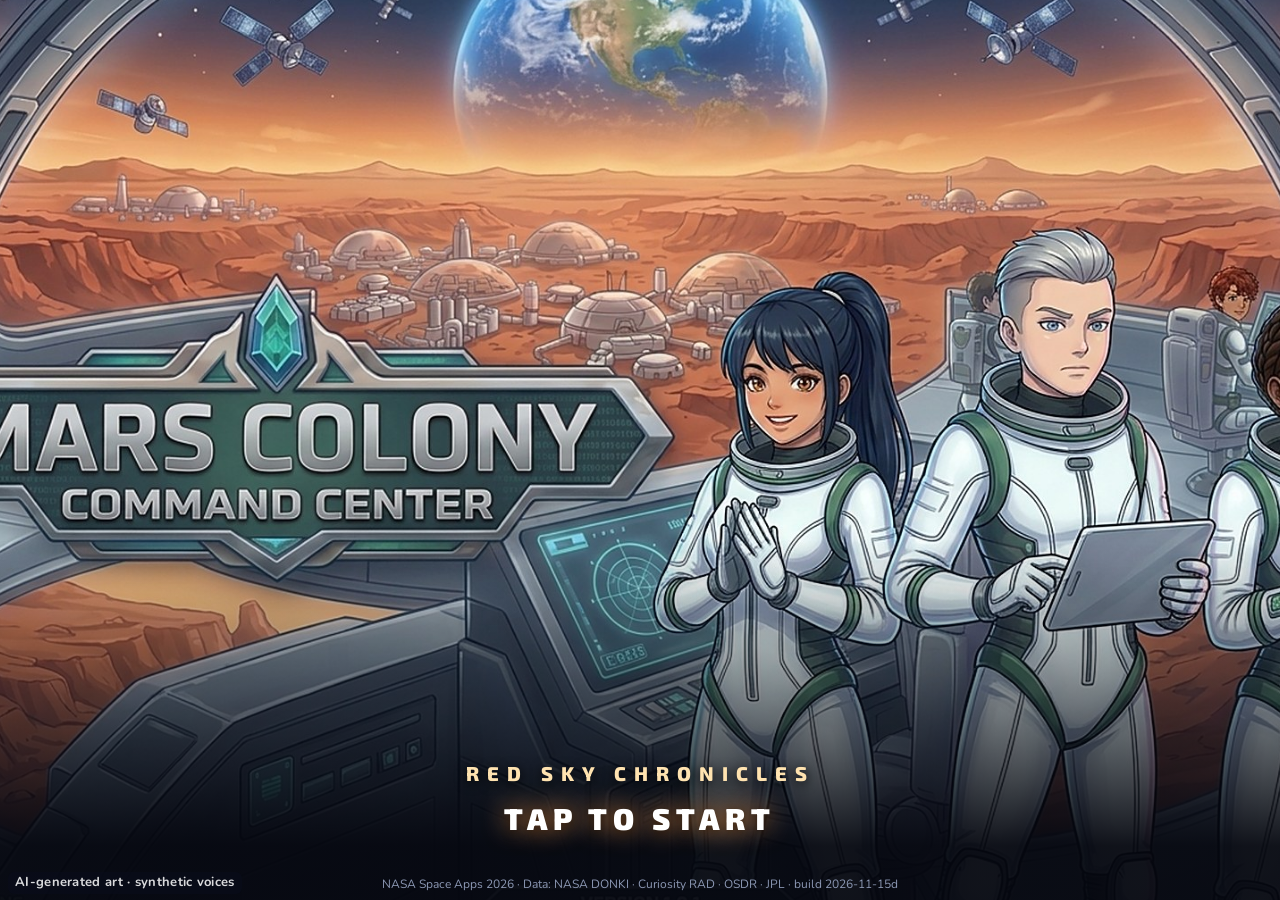
<file: index.html>
<!doctype html>
<html lang="en">
<head>
<meta charset="utf-8">
<meta name="viewport" content="width=device-width, initial-scale=1, maximum-scale=1, viewport-fit=cover">
<title>Mars Outpost: Red Sky Chronicles</title>
<meta name="description" content="A story game for ages 7–12: survive on Mars with real NASA data (DONKI, Curiosity RAD, OSDR, JPL).">
<link rel="preconnect" href="https://fonts.googleapis.com">
<link href="https://fonts.googleapis.com/css2?family=Exo+2:wght@500;700;800;900&family=Nunito:wght@500;700;800;900&display=swap" rel="stylesheet">
<link rel="stylesheet" href="src/style.css?v=2026-11-15d">
</head>
<body>
<div id="game"></div>
<div id="ui"></div>
<div id="aiMark" aria-label="Artwork made with an AI image tool; voices are synthetic">AI-generated art · synthetic voices</div>
<script src="lib/phaser.min.js"></script>
<script type="module" src="src/main.js?v=2026-11-15d"></script>
</body>
</html>
</file>
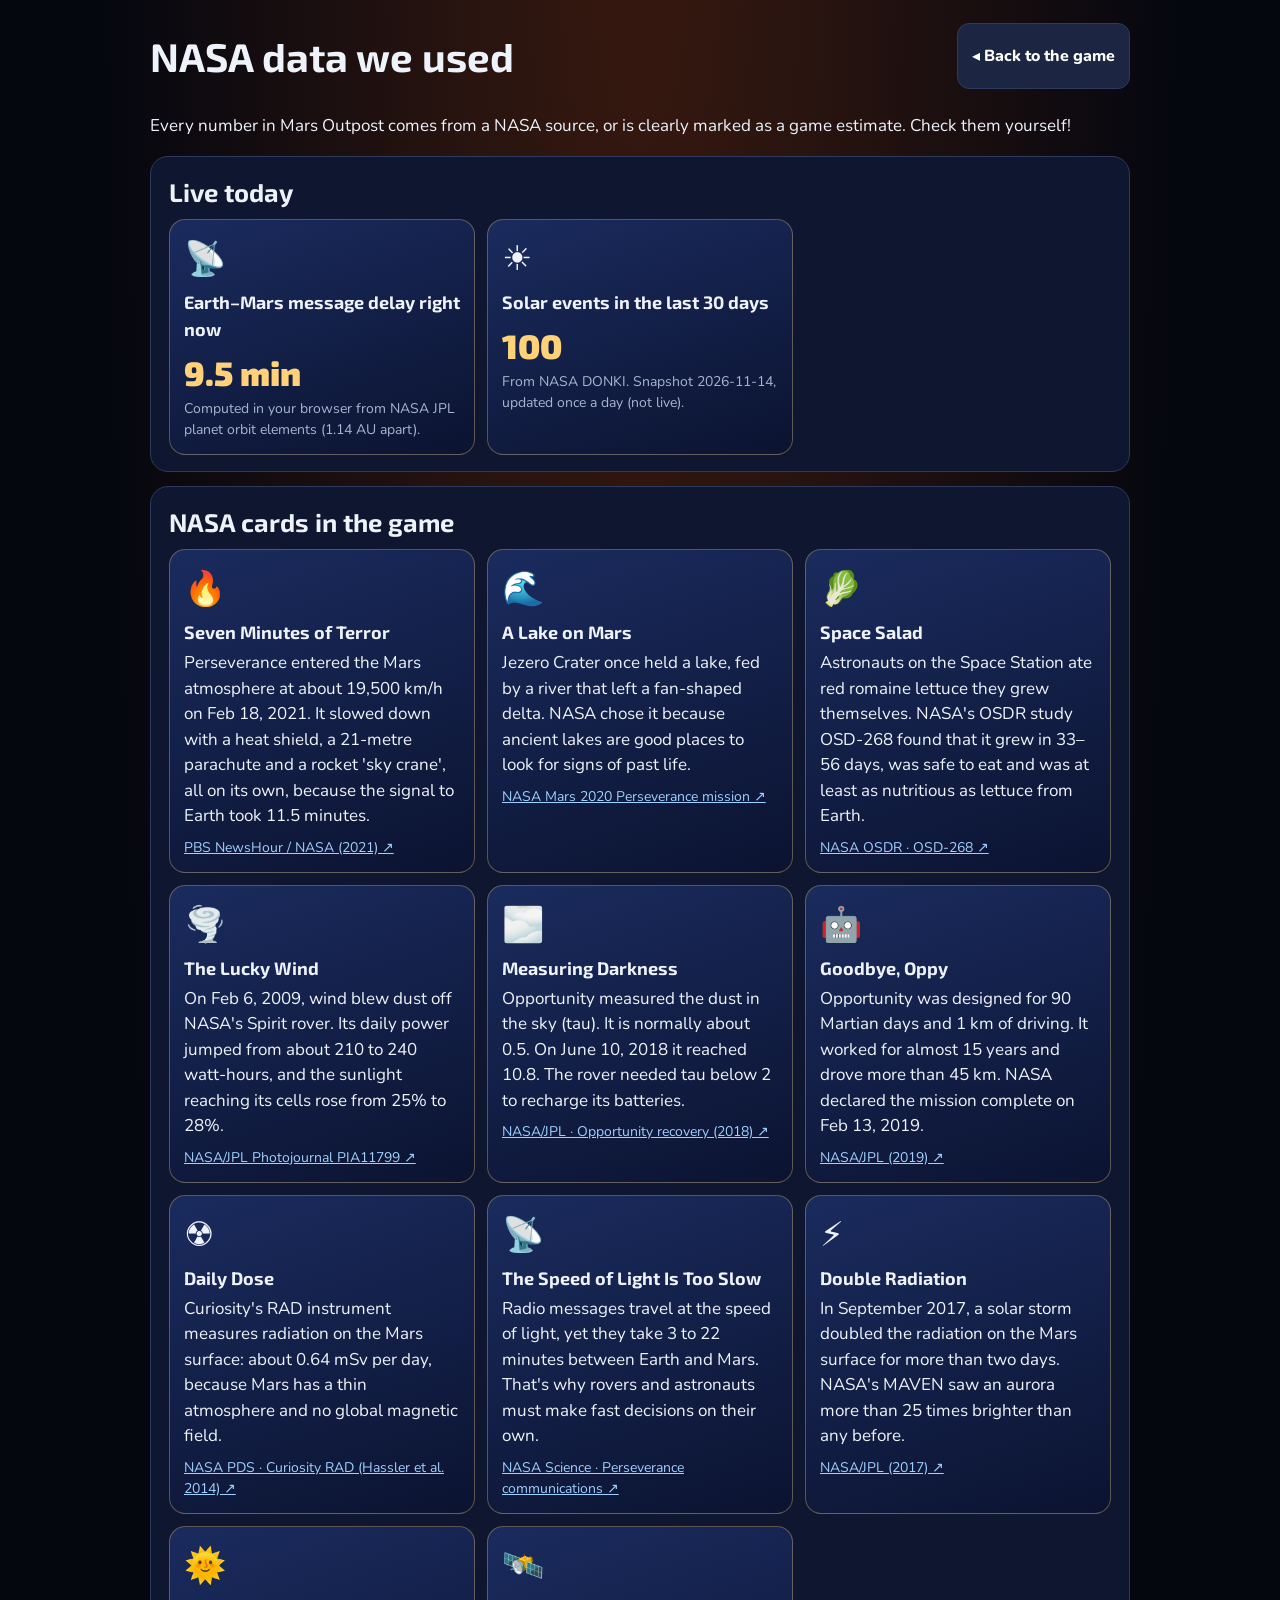
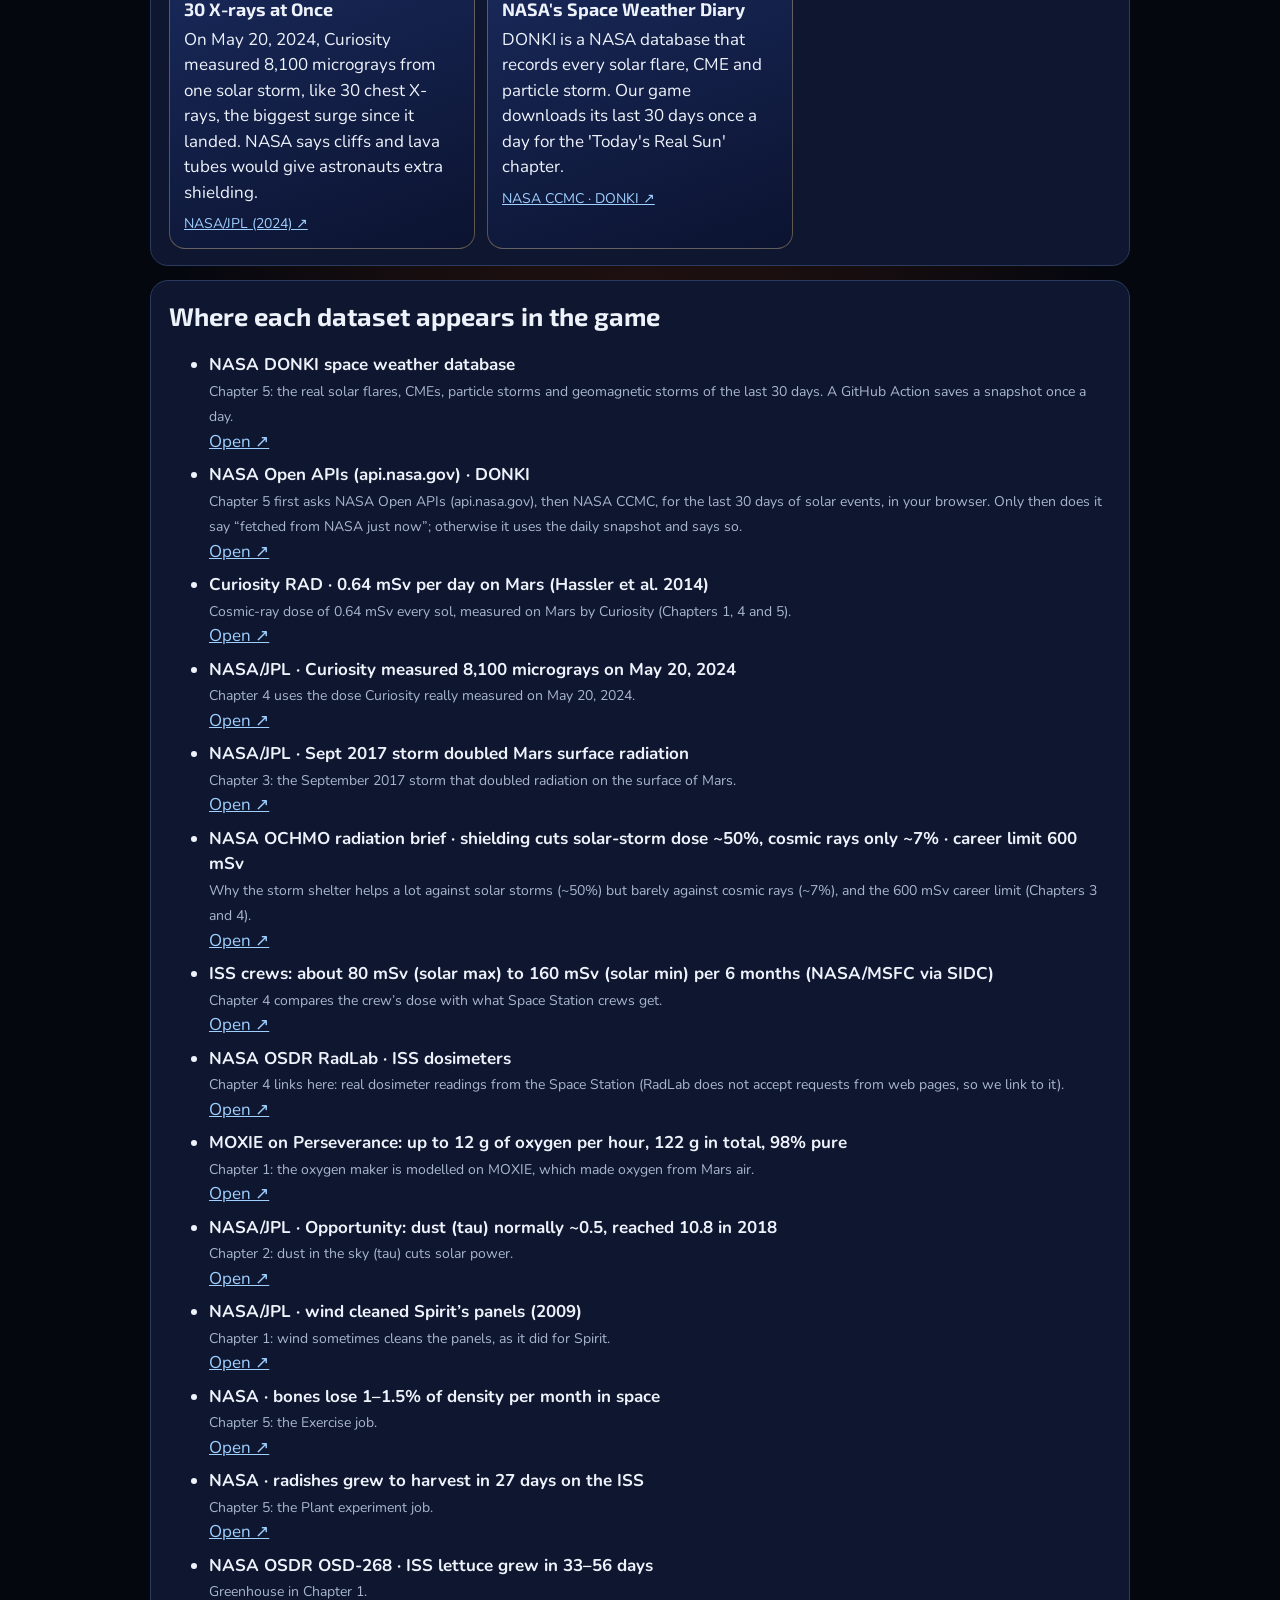
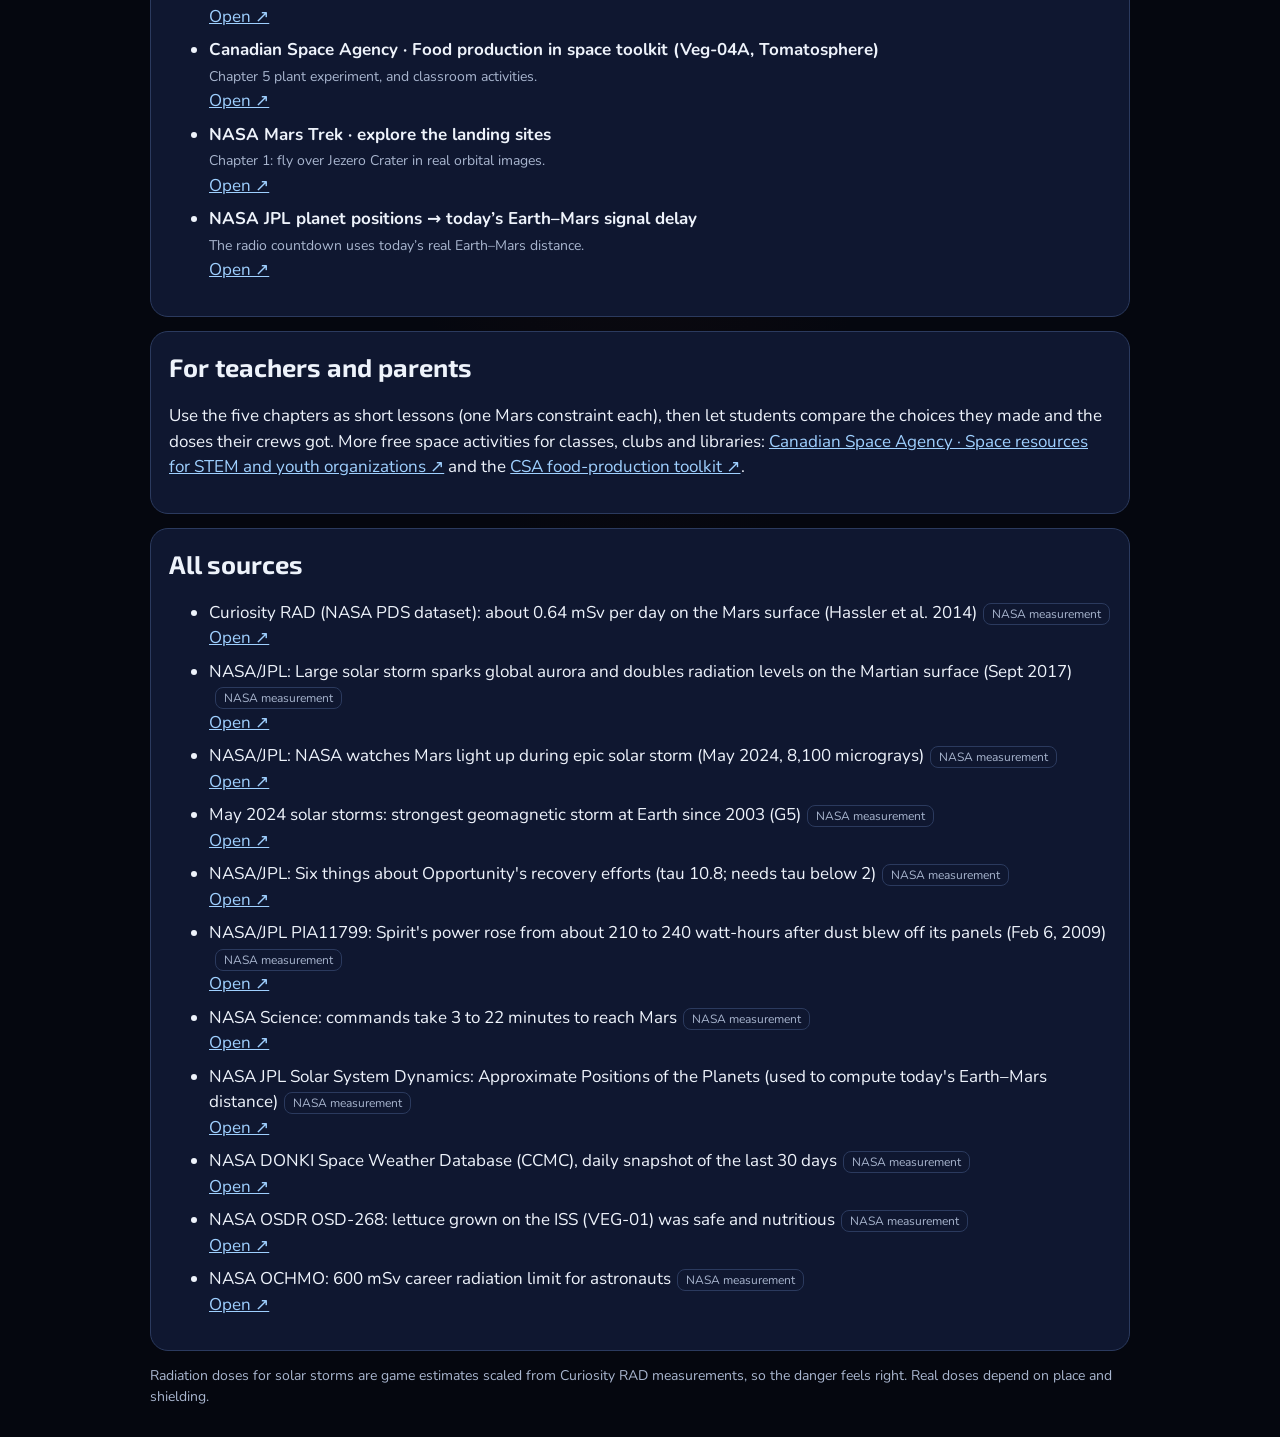
<file: nasa.html>
<!doctype html>
<html lang="en">
<head>
<meta charset="utf-8">
<meta name="viewport" content="width=device-width, initial-scale=1">
<title>Mars Outpost — NASA Data We Used</title>
<link href="https://fonts.googleapis.com/css2?family=Exo+2:wght@700;900&family=Nunito:wght@500;700;800&display=swap" rel="stylesheet">
<style>
  :root{--bg:#05070F;--panel:#0F1730;--line:#2B3A5E;--text:#EEF3FB;--muted:#A9B6CF;--accent:#FF8A3C;--link:#9FD0FF}
  body{margin:0;background:radial-gradient(ellipse at 50% -10%,#3A1A10,transparent 60%),var(--bg);color:var(--text);font-family:Nunito,system-ui,sans-serif;font-size:17px;line-height:1.5}
  main{max-width:980px;margin:auto;padding:16px}
  header{display:flex;gap:10px;align-items:center;flex-wrap:wrap}
  h1{flex:1;font-family:"Exo 2","Segoe UI",sans-serif;font-size:clamp(26px,4vw,40px);margin:10px 0}
  h2{font-family:"Exo 2","Segoe UI",sans-serif;margin:0 0 8px}
  a{color:var(--link)}
  .btn{background:#1C2643;color:#fff;border:1px solid var(--line);border-radius:12px;padding:10px 14px;font-weight:800;text-decoration:none;cursor:pointer;min-height:44px;display:inline-flex;align-items:center;font-size:16px}
  section{background:var(--panel);border:1px solid var(--line);border-radius:18px;padding:16px 18px;margin:14px 0}
  .grid{display:grid;grid-template-columns:repeat(auto-fill,minmax(260px,1fr));gap:12px}
  .card{background:linear-gradient(160deg,#1A2B5E,#0B1330);border:1px solid #FFD27A55;border-radius:16px;padding:14px}
  .card .i{font-size:34px}
  .card b{display:block;font-family:"Exo 2","Segoe UI",sans-serif;font-size:18px;margin:4px 0}
  .muted{color:var(--muted);font-size:14px}
  .tag{display:inline-block;font-size:12px;border:1px solid var(--line);border-radius:8px;padding:1px 8px;margin-left:6px;color:var(--muted)}
  .big{font-family:"Exo 2","Segoe UI",sans-serif;font-size:34px;font-weight:900;color:#FFD27A}
  li{margin:8px 0}
</style>
</head>
<body>
<main>
  <header><h1 id="t"></h1><a class="btn" href="index.html" id="back"></a></header>
  <p id="intro"></p>
  <section><h2 id="hLive"></h2><div class="grid">
    <div class="card"><div class="i">📡</div><b id="dT"></b><div class="big" id="dV"></div><div class="muted" id="dS"></div></div>
    <div class="card"><div class="i">☀️</div><b id="sT"></b><div class="big" id="sV"></div><div class="muted" id="sS"></div></div>
  </div></section>
  <section><h2 id="hCards"></h2><div class="grid" id="cards"></div></section>
  <section><h2>Where each dataset appears in the game</h2><ul id="mm"></ul></section>
  <section><h2>For teachers and parents</h2><p>Use the five chapters as short lessons (one Mars constraint each), then let students compare the choices they made and the doses their crews got.
  More free space activities for classes, clubs and libraries: <a href="https://www.asc-csa.gc.ca/eng/youth-educators/resources-stem-and-youth-organizations.asp" target="_blank" rel="noopener noreferrer">Canadian Space Agency · Space resources for STEM and youth organizations ↗</a>
  and the <a href="https://www.asc-csa.gc.ca/eng/youth-educators/toolkits/food-production/" target="_blank" rel="noopener noreferrer">CSA food-production toolkit ↗</a>.</p></section>
  <section><h2 id="hSrc"></h2><ul id="src"></ul></section>
  <p class="muted" id="honest"></p>
</main>
<script type="module">
import { lightDelayMinutes, earthMarsDistanceAU } from './src/sim.js?v=2026-11-15d';
import { SRC } from './src/mission.js?v=2026-11-15d';
const L = {
  t: { en: 'NASA data we used' }, back: { en: '◂ Back to the game' },
  intro: { en: 'Every number in Mars Outpost comes from a NASA source, or is clearly marked as a game estimate. Check them yourself!' },
  hLive: { en: 'Live today' },
  dT: { en: 'Earth–Mars message delay right now' },
  dS: { en: 'Computed in your browser from NASA JPL planet orbit elements ({au} AU apart).' },
  sT: { en: 'Solar events in the last 30 days' },
  sS: { en: 'From NASA DONKI. Snapshot {date}, updated once a day (not live).' },
  hCards: { en: 'NASA cards in the game' }, hSrc: { en: 'All sources' },
  open: { en: 'Open' },
  kind: { measured: { en: 'NASA measurement' }, game_estimate: { en: 'game estimate' }, game_design: { en: 'game design' } },
  honest: { en: 'Radiation doses for solar storms are game estimates scaled from Curiosity RAD measurements, so the danger feels right. Real doses depend on place and shielding.' },
};
let loc = 'en';
const t = (o, v = {}) => { let s = o ? (o[loc] ?? o.en) : ''; for (const [a, b] of Object.entries(v)) s = s.replace(`{${a}}`, b); return s; };
const esc = (x) => String(x ?? '').replace(/[&<>"]/g, (c) => ({ '&': '&amp;', '<': '&lt;', '>': '&gt;', '"': '&quot;' }[c]));
const get = (u) => fetch(u).then((r) => (r.ok ? r.json() : null)).catch(() => null);
const [C, G, S] = await Promise.all([get('data/cards.json?v=2026-11-15d'), get('data/game.json?v=2026-11-15d'), fetch('data/donki_latest.json', { cache: 'no-store' }).then((r) => (r.ok ? r.json() : null)).catch(() => null)]);
function render() {
  document.documentElement.lang = loc;
  for (const k of ['t', 'back', 'intro', 'hLive', 'dT', 'sT', 'hCards', 'hSrc', 'honest']) document.getElementById(k).textContent = t(L[k]);
  document.getElementById('dV').textContent = `${lightDelayMinutes().toFixed(1)} min`;
  document.getElementById('dS').textContent = t(L.dS, { au: earthMarsDistanceAU().toFixed(2) });
  const n = S && S.events ? ['FLR', 'CME', 'SEP', 'GST'].reduce((a, k) => a + (S.events[k] || []).length, 0) : 0;
  document.getElementById('sV').textContent = n;
  document.getElementById('sS').textContent = t(L.sS, { date: S ? (S.snapshotDate || '').slice(0, 10) : '—' });
  document.getElementById('cards').innerHTML = (C ? C.cards : []).map((c) => `<div class="card"><div class="i">${c.icon}</div><b>${esc(t(c.title))}</b><div>${esc(t(c.fact))}</div><div class="muted" style="margin-top:8px"><a href="${esc(c.url)}" target="_blank" rel="noopener noreferrer">${esc(c.source)} ↗</a></div></div>`).join('');
  document.getElementById('src').innerHTML = G ? Object.values(G.sources).filter((v) => v.url).map((v) => `<li>${esc(v.en)}<span class="tag">${esc(t(L.kind[v.kind]))}</span><br><a href="${esc(v.url)}" target="_blank" rel="noopener noreferrer">${t(L.open)} ↗</a></li>`).join('') : '';
}

const WHY = {
  donki: 'Chapter 5: the real solar flares, CMEs, particle storms and geomagnetic storms of the last 30 days. A GitHub Action saves a snapshot once a day.',
  api: 'Chapter 5 first asks NASA Open APIs (api.nasa.gov), then NASA CCMC, for the last 30 days of solar events, in your browser. Only then does it say “fetched from NASA just now”; otherwise it uses the daily snapshot and says so.',
  rad: 'Cosmic-ray dose of 0.64 mSv every sol, measured on Mars by Curiosity (Chapters 1, 4 and 5).',
  may24: 'Chapter 4 uses the dose Curiosity really measured on May 20, 2024.',
  sep17: 'Chapter 3: the September 2017 storm that doubled radiation on the surface of Mars.',
  ochmo: 'Why the storm shelter helps a lot against solar storms (~50%) but barely against cosmic rays (~7%), and the 600 mSv career limit (Chapters 3 and 4).',
  iss: 'Chapter 4 compares the crew’s dose with what Space Station crews get.',
  radlab: 'Chapter 4 links here: real dosimeter readings from the Space Station (RadLab does not accept requests from web pages, so we link to it).',
  moxie: 'Chapter 1: the oxygen maker is modelled on MOXIE, which made oxygen from Mars air.',
  tau: 'Chapter 2: dust in the sky (tau) cuts solar power.', spirit: 'Chapter 1: wind sometimes cleans the panels, as it did for Spirit.',
  bone: 'Chapter 5: the Exercise job.', radish: 'Chapter 5: the Plant experiment job.', lettuce: 'Greenhouse in Chapter 1.', csa: 'Chapter 5 plant experiment, and classroom activities.',
  trek: 'Chapter 1: fly over Jezero Crater in real orbital images.',
  jpl: 'The radio countdown uses today’s real Earth–Mars distance.',
};
document.getElementById('mm').innerHTML = Object.entries(SRC).filter(([k]) => WHY[k]).map(([k, v]) => `<li><b>${esc(v.t)}</b><br><span class="muted">${esc(WHY[k] || '')}</span><br><a href="${esc(v.u)}" target="_blank" rel="noopener noreferrer">Open ↗</a></li>`).join('');
render();
</script>
</body>
</html>
</file>
<file: src/style.css>
:root{
  --bg:#05070F; --panel:rgba(10,16,32,.86); --panel2:#121B36; --line:rgba(140,170,230,.25); --line2:#2B3A5E;
  --text:#EEF3FB; --muted:#A9B6CF; --accent:#FF8A3C; --accent2:#FFD27A; --cyan:#5FE0FF;
  --air:#5FC8FF; --food:#5ED68A; --power:#FFD35C; --shield:#B08CFF; --sci:#FF9AD5; --warn:#FF5A5A;
  --fs:1;
}
*{box-sizing:border-box}
html,body{margin:0;height:100%;background:var(--bg);color:var(--text);font-family:"Nunito",system-ui,sans-serif;overflow:hidden;-webkit-tap-highlight-color:transparent;user-select:none}
#game{position:fixed;inset:0}
#ui{position:fixed;inset:0;pointer-events:none;font-size:calc(16px * var(--fs))}
#ui .pe,#ui button,#ui input,#ui a{pointer-events:auto}
.hide{display:none!important}
.h{font-family:"Exo 2","Segoe UI","Trebuchet MS","Trebuchet MS","Nunito",sans-serif;letter-spacing:.5px}
button{font-family:inherit;cursor:pointer}
.btn{min-height:48px;padding:0 20px;border-radius:14px;border:1px solid var(--line);background:linear-gradient(180deg,#1C2850,#121A36);color:#fff;font-weight:800;font-size:17px;transition:transform .12s,filter .12s,box-shadow .12s}
.btn:hover{transform:translateY(-1px);filter:brightness(1.12)}
.btn:active{transform:translateY(1px) scale(.98)}
.btn.primary{border:0;color:#2A1000;background:linear-gradient(180deg,#FFD27A,#FF8A3C);box-shadow:0 8px 24px rgba(255,120,50,.35),inset 0 -3px 0 rgba(0,0,0,.18)}
.btn.ghost{background:transparent;border:0;color:var(--muted);text-decoration:underline}
.glass{background:var(--panel);border:1px solid var(--line);backdrop-filter:blur(10px);-webkit-backdrop-filter:blur(10px);box-shadow:0 20px 60px rgba(0,0,0,.45)}

/* ---------- top bar ---------- */
#top{position:absolute;top:10px;left:10px;right:10px;display:flex;gap:10px;align-items:center;pointer-events:none}
#top .meters{display:flex;gap:8px;flex-wrap:wrap}
.meter{pointer-events:auto;display:flex;align-items:center;gap:8px;padding:6px 12px 6px 8px;border-radius:14px;min-width:132px;position:relative}
.meter i{font-style:normal;font-size:20px;width:30px;height:30px;border-radius:10px;display:grid;place-items:center;background:rgba(255,255,255,.08)}
.meter .v{font-weight:900;font-size:15px;line-height:1}
.meter small{display:block;color:var(--muted);font-size:11px;font-weight:800;letter-spacing:.5px;text-transform:uppercase}
.meter .bar{height:6px;border-radius:4px;background:rgba(255,255,255,.1);overflow:hidden;margin-top:4px;width:80px}
.meter .bar b{display:block;height:100%;border-radius:4px;transition:width .6s cubic-bezier(.2,.8,.2,1)}
.meter.low{animation:lowp .8s infinite alternate}
@keyframes lowp{to{box-shadow:0 0 0 2px var(--warn),0 0 22px rgba(255,90,90,.6)}}
.float{position:absolute;right:8px;top:-6px;font-weight:900;font-size:16px;animation:floatUp 1.4s ease-out forwards;text-shadow:0 2px 6px #000}
@keyframes floatUp{from{transform:translateY(6px);opacity:0}20%{opacity:1}to{transform:translateY(-26px);opacity:0}}
#top .spacer{flex:1}
.iconbtn{pointer-events:auto;width:44px;height:44px;border-radius:14px;font-size:20px;display:grid;place-items:center;color:#fff}
#chapterTag{pointer-events:none;padding:8px 14px;border-radius:14px;font-weight:800;font-size:14px;max-width:34vw;white-space:nowrap;overflow:hidden;text-overflow:ellipsis}
#objective{position:absolute;top:72px;left:50%;transform:translateX(-50%);padding:10px 18px;border-radius:14px;font-weight:800;max-width:92vw;text-align:center;display:flex;gap:10px;align-items:center}
#objective .dot{width:10px;height:10px;border-radius:50%;background:var(--accent2);box-shadow:0 0 12px var(--accent2);animation:blink 1.2s infinite}
@keyframes blink{50%{opacity:.3}}

/* ---------- dialogue ---------- */
#say{position:absolute;left:50%;bottom:18px;transform:translateX(-50%);width:min(1040px,96vw);pointer-events:auto;cursor:pointer}
#say .box{position:relative;border-radius:22px;padding:20px 26px 22px 250px;min-height:160px}
#say .por{position:absolute;left:14px;bottom:0;height:270px;width:220px;display:flex;align-items:flex-end;justify-content:center}
#say .por img{max-height:270px;max-width:220px;object-fit:contain;filter:drop-shadow(0 8px 18px rgba(0,0,0,.55));animation:pop .35s cubic-bezier(.2,1.4,.4,1)}
@keyframes pop{from{transform:translateY(16px) scale(.94);opacity:0}}
#say .name{display:inline-flex;gap:8px;align-items:center;font-family:"Exo 2","Segoe UI","Trebuchet MS";font-weight:900;font-size:19px;padding:3px 14px;border-radius:10px;color:#0B1020;margin-bottom:8px}
#say .name small{font-family:Nunito;font-weight:800;font-size:13px;opacity:.75}
#say .txt{font-size:calc(21px * var(--fs));line-height:1.45;min-height:62px}
#say .txt .w{color:var(--cyan);border-bottom:2px dotted var(--cyan);cursor:help;pointer-events:auto}
#say .nx{position:absolute;right:18px;bottom:12px;color:var(--muted);font-size:13px;font-weight:800;display:flex;gap:10px;align-items:center}
#say .nx b{color:var(--accent2);animation:nudge 1s infinite}
@keyframes nudge{50%{transform:translateX(4px)}}
#say .tools{position:absolute;right:14px;top:12px;display:flex;gap:6px}
#say .tools button{width:36px;height:36px;border-radius:10px;border:1px solid var(--line);background:rgba(255,255,255,.06);color:#fff;font-size:16px}
@media (max-width:720px){#say .box{padding:16px 16px 18px 120px}#say .por{width:110px;height:170px}#say .por img{max-height:170px;max-width:110px}#say .txt{font-size:calc(17px * var(--fs))}}

/* ---------- choice ---------- */
#choice{position:absolute;inset:0;display:flex;align-items:center;justify-content:center;background:radial-gradient(ellipse at center,rgba(5,7,15,.35),rgba(5,7,15,.8));pointer-events:auto}
#choice .wrap{width:min(1000px,94vw);text-align:center}
#choice h2{font-family:"Exo 2","Segoe UI","Trebuchet MS";font-size:clamp(24px,3.4vw,38px);margin:0 0 6px;text-shadow:0 4px 18px rgba(0,0,0,.6)}
#choice p.q{font-size:19px;color:#DDE5F5;margin:0 0 18px}
#choice .cards{display:flex;gap:16px;justify-content:center;flex-wrap:wrap}
.ccard{flex:1;min-width:240px;max-width:330px;text-align:left;border-radius:20px;padding:18px;border:2px solid var(--line2);background:linear-gradient(180deg,#18244A,#0E1630);color:#fff;transition:.15s;position:relative;overflow:hidden}
.ccard:hover,.ccard:focus-visible{border-color:var(--accent);transform:translateY(-4px);box-shadow:0 14px 40px rgba(255,138,60,.3)}
.ccard .ic{font-size:40px}
.ccard b{display:block;font-family:"Exo 2","Segoe UI","Trebuchet MS";font-size:21px;margin:6px 0}
.ccard span{color:var(--muted);font-size:15px;display:block;min-height:40px}
.costs{display:flex;gap:6px;flex-wrap:wrap;margin-top:12px}
.cost{font-weight:900;font-size:14px;padding:4px 9px;border-radius:9px;background:rgba(255,255,255,.08)}
.cost.p{color:#8DF5B4}.cost.n{color:#FF9A9A}
.timer{margin:0 auto 16px;width:min(420px,80vw)}
.timer .n{font-family:"Exo 2","Segoe UI","Trebuchet MS";font-size:54px;font-weight:900;color:var(--warn);text-shadow:0 0 24px rgba(255,90,90,.8);line-height:1}
.timer .t{height:10px;border-radius:6px;background:#3A1C24;overflow:hidden;margin-top:6px}
.timer .t b{display:block;height:100%;background:linear-gradient(90deg,#FF5A5A,#FFC94D);width:100%}

/* ---------- overlays ---------- */
.ov{position:absolute;inset:0;display:flex;align-items:center;justify-content:center;pointer-events:auto;background:rgba(3,5,12,.7);backdrop-filter:blur(4px);-webkit-backdrop-filter:blur(4px);animation:fade .3s}
@keyframes fade{from{opacity:0}}
.ov .card{width:min(640px,94vw);max-height:90vh;overflow:auto;border-radius:24px;padding:24px}
.ov h2{font-family:"Exo 2","Segoe UI","Trebuchet MS";margin:0 0 10px}
.ov p{font-size:18px;line-height:1.5}
.row{display:flex;gap:10px;justify-content:flex-end;flex-wrap:wrap;margin-top:16px}

/* chapter title card */
#titlecard{position:absolute;inset:0;display:flex;flex-direction:column;align-items:center;justify-content:center;background:#000;pointer-events:auto}
#titlecard .k{font-family:"Exo 2","Segoe UI","Trebuchet MS";letter-spacing:8px;color:var(--accent);font-weight:800;font-size:16px;opacity:0;animation:tin 1s .2s forwards}
#titlecard h1{font-family:"Exo 2","Segoe UI","Trebuchet MS";font-size:clamp(34px,6vw,72px);margin:8px 0;text-align:center;opacity:0;animation:tin 1.2s .6s forwards;background:linear-gradient(180deg,#FFF1D6,#FF9A5C);-webkit-background-clip:text;background-clip:text;color:transparent}
#titlecard p{color:var(--muted);font-size:18px;opacity:0;animation:tin 1s 1.3s forwards;max-width:640px;text-align:center}
@keyframes tin{from{opacity:0;transform:translateY(12px);letter-spacing:14px}to{opacity:1}}
.bars:before,.bars:after{content:"";position:absolute;left:0;right:0;height:9vh;background:#000;z-index:5;transition:height .6s}
.bars:before{top:0}.bars:after{bottom:0}

/* NASA card */
.ncard{perspective:1200px;width:min(380px,86vw);margin:0 auto}
.ncard .in{position:relative;transform-style:preserve-3d;animation:flip 1s cubic-bezier(.2,.8,.2,1) forwards}
@keyframes flip{from{transform:rotateY(180deg) scale(.6)}to{transform:rotateY(0) scale(1)}}
.ncard .face{border-radius:22px;padding:18px;background:linear-gradient(160deg,#1A2B5E,#0B1330 60%,#2A1240);border:2px solid #FFD27A;box-shadow:0 0 60px rgba(255,210,122,.35);position:relative;overflow:hidden}
.ncard .face:after{content:"";position:absolute;inset:0;background:linear-gradient(115deg,transparent 35%,rgba(255,255,255,.22) 50%,transparent 65%);animation:shine 2.4s infinite}
@keyframes shine{from{transform:translateX(-120%)}to{transform:translateX(120%)}}
.ncard .lbl{font-size:11px;letter-spacing:3px;color:var(--accent2);font-weight:900}
.ncard .art{height:150px;border-radius:14px;margin:10px 0;display:grid;place-items:center;font-size:72px;background:radial-gradient(circle at 50% 40%,rgba(255,255,255,.12),transparent 70%),#0A1028}
.ncard h3{font-family:"Exo 2","Segoe UI","Trebuchet MS";margin:4px 0;font-size:22px}
.ncard .fact{font-size:16px;line-height:1.45}
.ncard .src{font-size:12px;color:var(--muted);margin-top:10px}
.ncard .src a{color:#9FD0FF}
.ncard .num{position:absolute;top:14px;right:16px;font-family:"Exo 2","Segoe UI","Trebuchet MS";font-weight:900;color:var(--accent2)}

/* toast */
#toasts{position:absolute;top:80px;right:12px;display:flex;flex-direction:column;gap:8px;align-items:flex-end}
.toast{padding:10px 14px;border-radius:14px;font-weight:800;animation:tIn .35s cubic-bezier(.2,1.3,.4,1),tOut .4s 3.2s forwards}
@keyframes tIn{from{transform:translateX(40px);opacity:0}}@keyframes tOut{to{transform:translateX(40px);opacity:0}}

/* minigame hud */
#mg{position:absolute;left:50%;bottom:20px;transform:translateX(-50%);display:flex;gap:12px;align-items:center;padding:12px 16px;border-radius:18px;pointer-events:auto;flex-wrap:wrap;justify-content:center;max-width:96vw}
#mg .stat{font-weight:900;font-size:17px}
.slider{display:flex;align-items:center;gap:10px;font-weight:800}
.slider input{width:180px;accent-color:var(--accent)}
.hint{position:absolute;padding:8px 12px;border-radius:12px;font-weight:800;font-size:15px;pointer-events:none;white-space:nowrap;transform:translate(-50%,-100%);animation:bob 1.2s infinite alternate}
@keyframes bob{to{transform:translate(-50%,calc(-100% - 6px))}}

/* chapter map */
.chapters{display:grid;gap:12px;margin-top:6px}
.chap{display:flex;gap:14px;align-items:center;text-align:left;padding:14px;border-radius:18px;border:2px solid var(--line2);background:linear-gradient(90deg,#16224A,#0E1630);color:#fff}
.chap:hover:not(:disabled){border-color:var(--accent)}
.chap:disabled{opacity:.45;cursor:not-allowed}
.chap .n{font-family:"Exo 2","Segoe UI","Trebuchet MS";font-size:30px;font-weight:900;width:52px;height:52px;border-radius:14px;display:grid;place-items:center;background:rgba(255,138,60,.15);color:var(--accent2);flex:none}
.chap b{font-family:"Exo 2","Segoe UI","Trebuchet MS";font-size:19px;display:block}
.chap small{color:var(--muted);font-size:14px}
.stars{color:#FFC94D;letter-spacing:2px}
#rotate{position:fixed;inset:0;z-index:99;background:#05070F;display:none;align-items:center;justify-content:center;text-align:center;font-size:20px;font-weight:800;padding:20px}
@media (orientation:portrait) and (max-width:600px){#rotate.need{display:flex}}
.settings label{display:flex;justify-content:space-between;align-items:center;font-weight:800;font-size:17px;padding:10px 0;border-bottom:1px solid var(--line)}
.settings input[type=range]{width:160px;accent-color:var(--accent)}
.settings input[type=checkbox]{width:24px;height:24px;accent-color:var(--accent)}

.telemetry{position:absolute;inset:0;pointer-events:none}
.telemetry .tl{position:absolute;top:calc(9vh + 16px);left:24px;display:grid;grid-template-columns:auto auto auto;gap:2px 10px;align-items:baseline;font-family:"Exo 2","Segoe UI","Trebuchet MS",monospace;padding:12px 16px;border-radius:14px;background:rgba(0,0,0,.45);border:1px solid rgba(255,210,122,.35)}
.telemetry .tl span{color:#FFB27A;font-size:12px;letter-spacing:2px;font-weight:800}
.telemetry .tl b{color:#fff;font-size:28px;font-weight:900;text-align:right;min-width:110px}
.telemetry .tl i{color:#A9B6CF;font-style:normal;font-size:13px}
.telemetry .ph{position:absolute;left:300px;right:300px;top:calc(9vh + 22px);text-align:center;font-family:"Exo 2","Segoe UI","Trebuchet MS";font-weight:900;font-size:clamp(22px,4vw,44px);letter-spacing:6px;color:#fff;text-shadow:0 0 24px rgba(255,140,60,.9),0 4px 10px #000;animation:tin .8s}

/* ===== title / lobby (v4) ===== */
#title{position:fixed;inset:0;z-index:60;overflow:hidden;pointer-events:auto;font-family:Nunito,system-ui,sans-serif;color:#fff}
#title .art{position:absolute;inset:-2%;background:url(../assets/bg/title.jpg) center/cover;animation:kb 30s ease-in-out infinite alternate;transition:filter .6s}
@keyframes kb{from{transform:scale(1.02)}to{transform:scale(1.08) translate(-1%,-1%)}}
#title.dim .art{filter:blur(5px) brightness(.45) saturate(1.1)}
#title .shade{position:absolute;inset:0;background:linear-gradient(180deg,rgba(5,7,15,0) 60%,rgba(5,7,15,.95) 94%)}
#title .langchips button{border:0;background:transparent;color:#cfd8ea;font-weight:900;font-size:16px;padding:8px 12px;border-radius:10px;min-height:40px}
#title .langchips button.on{background:linear-gradient(180deg,#FFD27A,#FF8A3C);color:#2A1000}
#title .stage{position:absolute;inset:0;z-index:3}
#title .credit{position:absolute;bottom:8px;left:0;right:0;text-align:center;z-index:4;color:#8C98B4;font-size:12px}
.splash{position:absolute;left:0;right:0;bottom:7vh;display:flex;flex-direction:column;align-items:center;gap:14px}
.splash .subtitle{letter-spacing:8px;font-weight:800;color:#FFE3B0;text-transform:uppercase;font-size:clamp(14px,2vw,20px);text-shadow:0 2px 12px #000}
.tapstart{border:0;background:none;color:#fff;font-size:clamp(20px,3vw,30px);font-weight:900;letter-spacing:6px;text-shadow:0 0 24px rgba(255,160,80,.9),0 2px 8px #000;animation:tap 1.4s ease-in-out infinite}
@keyframes tap{50%{opacity:.35;transform:scale(.97)}}
.lobby{position:absolute;inset:0;display:grid;grid-template-columns:1fr minmax(320px,520px);gap:20px;padding:70px 24px 40px}
.lobby .hero{display:flex;align-items:flex-end;justify-content:center;overflow:hidden}
.lobby .hero img{height:min(86vh,900px);filter:drop-shadow(0 20px 40px rgba(0,0,0,.7));animation:heroIn .6s cubic-bezier(.2,1.2,.4,1)}
@keyframes heroIn{from{transform:translateY(40px) scale(.96);opacity:0}}
.lobby .side{align-self:center;border-radius:22px;padding:20px;max-height:86vh;overflow:auto}
.lobby .side h2{margin:0 0 6px}
.lobby input{width:100%;font-size:22px;font-weight:800;padding:12px 16px;border-radius:14px;border:2px solid var(--line2);background:#0B1226;color:#fff;text-align:center;outline:none;font-family:inherit}
.lobby input:focus{border-color:var(--accent)}
.lobby .avgrid{grid-template-columns:repeat(5,1fr)}
.btn.big{width:100%;min-height:58px;font-size:22px;margin-top:6px}
@media (max-width:820px){.lobby{grid-template-columns:1fr}.lobby .hero{display:none}}
.missions{position:absolute;inset:0;padding:70px 24px 36px;overflow:auto}
.missions .topbar{position:absolute;top:12px;left:12px;right:12px;display:flex;gap:10px;align-items:center}
.missions .spacer{flex:1}
.idchip{display:flex;gap:10px;align-items:center;padding:6px 8px 6px 6px;border-radius:16px}
.idchip img{width:46px;height:46px;border-radius:12px;object-fit:cover;object-position:top;border:2px solid #FFC94D}
.idchip b{display:block;font-family:"Exo 2","Segoe UI",sans-serif;font-size:17px}.idchip small{color:var(--muted);font-weight:800}
.idchip .btn{min-height:38px;padding:0 10px}
.mtitle{text-align:center;font-size:clamp(24px,3vw,36px);margin:8px 0 10px;text-shadow:0 3px 14px #000}
.mgrid{display:grid;grid-template-columns:repeat(auto-fit,minmax(200px,1fr));gap:14px;max-width:1300px;margin:14px auto 0}
.mcard{position:relative;height:min(52vh,420px);min-height:260px;border-radius:20px;overflow:hidden;border:2px solid rgba(255,255,255,.12);background:#0B1226;color:#fff;text-align:left;padding:0;transition:transform .2s,border-color .2s,box-shadow .2s}
.mcard:hover{transform:translateY(-6px);border-color:var(--accent);box-shadow:0 18px 40px rgba(255,138,60,.35)}
.mcard .thumb{position:absolute;inset:0;background-size:cover;background-position:center;transition:transform .5s}
.mcard:hover .thumb{transform:scale(1.08)}
.mcard:after{content:"";position:absolute;inset:0;background:linear-gradient(180deg,rgba(5,7,15,0) 35%,rgba(5,7,15,.92) 80%)}
.mcard .num{position:absolute;top:10px;left:12px;z-index:2;font-size:42px;font-weight:900;color:#FFD27A;text-shadow:0 3px 10px #000}
.mcard .rec{position:absolute;top:14px;right:12px;z-index:2;background:linear-gradient(180deg,#FFD27A,#FF8A3C);color:#2A1000;font-weight:900;border-radius:10px;padding:4px 10px;font-size:13px}
.mcard .done{position:absolute;top:14px;right:12px;z-index:2;background:#2E8B57;border-radius:10px;padding:4px 10px;font-weight:900}
.mcard .info{position:absolute;left:14px;right:14px;bottom:14px;z-index:2}
.mcard .info b{display:block;font-size:20px;line-height:1.15}
.mcard .info small{display:block;color:#C9D3E6;font-size:13px;margin-top:4px}
.mcard .stars{color:#FFC94D;letter-spacing:2px;margin-top:6px}
.small{color:var(--muted);font-size:14px;margin:8px 0 10px}
.lab{font-weight:900;font-size:13px;letter-spacing:1px;color:#DDE5F5;text-transform:uppercase;margin:12px 0 6px}
.avgrid{display:grid;grid-template-columns:repeat(5,1fr);gap:6px}
.av{border:3px solid var(--line2);border-radius:12px;background:#141E3C;padding:2px;min-height:44px}
.av img{width:100%;display:block;border-radius:8px}
.av.on{border-color:#FFC94D;box-shadow:0 0 14px rgba(255,201,77,.7)}
.swatches{display:flex;gap:10px;margin:6px 0 4px;flex-wrap:wrap}
.sw{width:42px;height:42px;border-radius:50%;border:3px solid rgba(255,255,255,.2)}
.sw.on{border-color:#fff;box-shadow:0 0 12px rgba(255,255,255,.6)}
.missions .topbar a.btn{padding:10px 14px;line-height:1.2;white-space:nowrap}
/* v5: who's playing */
.who{position:absolute;inset:0;display:flex;flex-direction:column;align-items:center;justify-content:center;gap:10px;padding:70px 16px 40px}
.pgrid{display:flex;flex-wrap:wrap;gap:18px;justify-content:center;margin-top:18px;max-width:1100px}
.pcard{position:relative;width:190px;padding:18px 12px 16px;border-radius:20px;display:flex;flex-direction:column;align-items:center;gap:6px;cursor:pointer;color:#fff;border:2px solid var(--line);transition:transform .18s,border-color .18s,box-shadow .18s;font:inherit}
.pcard:hover{transform:translateY(-6px) scale(1.03);border-color:var(--accent);box-shadow:0 14px 40px rgba(255,150,60,.25)}
.pcard img{width:120px;height:120px;border-radius:50%;object-fit:cover;object-position:top;border:3px solid rgba(255,255,255,.25);background:#0b1224}
.pcard b{font-size:20px}.pcard small{color:#B9C6E4;font-size:13px;text-align:center}
.pcard .pdel{position:absolute;top:8px;right:8px;border:0;border-radius:10px;background:rgba(255,255,255,.08);color:#ccd;cursor:pointer;padding:4px 8px;font:inherit;font-size:12px}
.pcard .pdel.sure{background:#E04848;color:#fff}
.pnew .plus{width:120px;height:120px;border-radius:50%;display:grid;place-items:center;font-size:56px;border:3px dashed rgba(255,255,255,.3);color:#FFC48A}
.resumebtn{display:block;width:auto;max-width:90%;margin:6px auto 4px;padding:12px 26px;font-size:18px}
#growHud{position:absolute;left:50%;top:150px;transform:translateX(-50%);z-index:30;text-align:center;pointer-events:none;width:min(560px,92vw)}
#growHud .d{font:900 clamp(40px,7vw,84px)/1 var(--hfont,'Exo 2'),sans-serif;color:#fff;text-shadow:0 4px 0 #0a3b1d,0 0 30px rgba(120,255,170,.6);letter-spacing:2px}
#growHud .bar{height:16px;border-radius:10px;background:rgba(0,0,0,.45);border:2px solid rgba(255,255,255,.25);margin:12px 0 8px;overflow:hidden}
#growHud .bar b{display:block;height:100%;width:0;background:linear-gradient(90deg,#5ED68A,#C8FF7A);border-radius:8px}
#growHud .stg{font-weight:900;font-size:22px;color:#C8FFD9;text-shadow:0 2px 6px #000}
#growHud .src{margin-top:8px;font-size:13px;color:#E8F0FF;background:rgba(5,10,25,.7);border-radius:10px;padding:6px 10px;display:inline-block}
#growHud .plant{font-size:44px;transition:transform .3s;display:inline-block}
/* v5: dialogue sits above the cinematic bars; phase label tucked under the telemetry */
#ui.bars #say{bottom:calc(9vh + 12px)}
#ui.bars:after{height:9vh}
.telemetry .ph{left:24px;right:auto;top:calc(9vh + 112px);text-align:left;font-size:clamp(16px,2.2vw,26px);letter-spacing:4px}
/* ================= mini-games ================= */
#mgHud{position:absolute;left:50%;top:84px;transform:translateX(-50%);z-index:35;padding:10px 18px 12px;border-radius:16px;text-align:center;min-width:320px;max-width:92vw;pointer-events:none;animation:pop .35s cubic-bezier(.2,1.4,.4,1)}
#mgHud b{display:block;font-size:24px;color:#FFD27A}
#mgHud span{display:block;font-size:15px;color:#DDE5F5;margin-top:2px}
#mgHud em{display:block;font-style:normal;font-weight:900;font-size:22px;margin-top:4px}
#mgHud .mgbar{height:10px;border-radius:6px;background:rgba(255,255,255,.12);margin-top:8px;overflow:hidden}
#mgHud .mgbar i{display:block;height:100%;width:100%;background:linear-gradient(90deg,#5ED68A,#C8FF7A);border-radius:6px;transition:width .1s linear}
#mgHud.late .mgbar i{background:linear-gradient(90deg,#FF6A3C,#FFC44D)}
#mgHud.out{opacity:0;transition:opacity .4s}
.mgGo{position:absolute;left:50%;top:42%;transform:translate(-50%,-50%);z-index:36;font-size:clamp(48px,9vw,110px);font-weight:900;color:#fff;text-shadow:0 6px 0 #8a3a10,0 0 40px rgba(255,170,80,.8);pointer-events:none;animation:goPop .9s ease-out both;white-space:nowrap}
.mgGo.small{font-size:clamp(28px,5vw,56px)}
@keyframes goPop{0%{opacity:0;transform:translate(-50%,-50%) scale(.4)}25%{opacity:1;transform:translate(-50%,-50%) scale(1.1)}80%{opacity:1}100%{opacity:0;transform:translate(-50%,-60%) scale(1)}}
.mgPop{position:absolute;z-index:34;width:84px;height:84px;margin:-42px 0 0 -42px;border-radius:50%;border:4px solid #FFD24A;background:rgba(10,20,40,.75);font-size:40px;cursor:pointer;pointer-events:auto;animation:popIn .3s cubic-bezier(.2,1.4,.4,1)}
.mgPop.ok{border-color:#5ED68A;background:rgba(40,140,80,.85);transform:scale(1.25);transition:transform .2s}
.mgPop.miss{opacity:0;transform:scale(.6);transition:all .3s}
@keyframes popIn{from{transform:scale(0)}to{transform:scale(1)}}
.mini{position:absolute;left:50%;top:56%;transform:translate(-50%,-50%);z-index:33;padding:18px;border-radius:20px;width:min(720px,94vw);pointer-events:auto}
.valve .gauge{position:relative;height:70px;border-radius:14px;background:linear-gradient(90deg,#c0392b,#e67e22 30%,#2ecc71 38%,#2ecc71 62%,#e67e22 70%,#c0392b);margin-bottom:12px}
.valve .needle{position:absolute;top:-8px;bottom:-8px;width:8px;margin-left:-4px;background:#fff;border-radius:4px;box-shadow:0 0 12px #fff}
.valve .lbl{position:absolute;inset:auto 10px 6px;display:flex;justify-content:space-between;font-weight:900;color:#0D1120;font-size:13px}
.valve.bad{box-shadow:0 0 0 3px #FF5A5A}.mini .row{display:flex;gap:12px;justify-content:center}
.fold{height:280px;overflow:hidden}.fold .wall{position:absolute;left:0;top:0;bottom:0;width:0;background:linear-gradient(90deg,rgba(150,80,40,.95),rgba(190,110,60,.6));z-index:2;pointer-events:none;border-radius:20px 0 0 20px}
.fold .pgrid{display:grid;grid-template-columns:repeat(3,1fr);gap:12px;height:100%}
.fold .pn{border:3px solid #9fb6ff;border-radius:12px;background:repeating-linear-gradient(90deg,#16306a 0 18px,#20408a 18px 20px);cursor:pointer;transition:transform .25s}
.fold .pn.folded{transform:scaleY(.18);background:#5ED68A;border-color:#8DF5B4}.fold .pn.hit{background:#8a4a2a;border-color:#c07040;filter:grayscale(.3)}
.dish .sky{position:relative;height:150px;border-radius:14px;background:linear-gradient(#0b1030,#1c2550);overflow:hidden}
.dish .earth{position:absolute;top:24px;font-size:38px;transform:translateX(-50%);filter:drop-shadow(0 0 10px #5FE0FF)}
.dish .beam{position:absolute;bottom:0;width:6px;height:150px;margin-left:-3px;background:linear-gradient(#5FE0FF00,#5FE0FF);opacity:.8}
.dish input{width:100%;margin:12px 0;accent-color:#FFD27A;height:28px}
.dish .sig{display:flex;align-items:center;gap:10px}.dish .sig span{flex:1;height:12px;border-radius:6px;background:rgba(255,255,255,.12);overflow:hidden}.dish .sig i{display:block;height:100%;background:linear-gradient(90deg,#5FE0FF,#8DF5B4)}.dish .sig em{font-style:normal;font-weight:900;width:48px}
.dish .lock{height:6px;border-radius:3px;background:rgba(255,255,255,.08);margin-top:8px;overflow:hidden}.dish .lock i{display:block;height:100%;width:0;background:#FFD27A}
.shelter{display:flex;gap:14px;align-items:stretch;min-height:220px}
.shelter .out{flex:1;display:flex;flex-wrap:wrap;gap:10px;align-content:center;justify-content:center;background:rgba(160,60,40,.25);border-radius:14px;padding:10px}
.shelter .cm{width:84px;height:110px;border-radius:14px;border:3px solid #FFD27A;background:#10203E;cursor:pointer;padding:0;overflow:hidden;transition:transform .5s}
.shelter .cm img{width:100%;height:100%;object-fit:cover;object-position:top}
.shelter .shel{width:40%;border-radius:14px;background:linear-gradient(#2f6fb3,#1d4a80);border:4px solid #7fd0ff;padding:10px;text-align:center}
.shelter .shel small{display:block;color:#cfe8ff}.shelter .in{display:flex;flex-wrap:wrap;gap:6px;justify-content:center;margin-top:8px}.shelter .in .cm{width:56px;height:72px;transform:none!important;border-color:#8DF5B4}

/* ================= Mission Mode ================= */
.mmode{display:flex;align-items:center;gap:14px;width:min(760px,94vw);margin:10px auto 14px;padding:14px 18px;border-radius:20px;border:2px solid #FF8A3C;color:#fff;text-align:left;cursor:pointer;background:linear-gradient(100deg,rgba(255,138,60,.28),rgba(20,30,64,.85));transition:.15s}
.mmode:hover{transform:translateY(-3px);box-shadow:0 12px 36px rgba(255,138,60,.35)}
.mmode .mi{font-size:40px}.mmode b{display:block;font-size:24px}.mmode small{color:#DDE5F5;font-size:15px}.mmode .mb{margin-left:auto;font-weight:900;color:#FFC94D;font-size:20px;white-space:nowrap}
#mmHud{position:absolute;top:8px;left:50%;transform:translateX(-50%);z-index:30;display:flex;gap:10px;align-items:center;padding:8px 12px;border-radius:16px;pointer-events:auto;max-width:98vw;flex-wrap:wrap;justify-content:center}
#mmHud .mmSol b{display:block;font-family:"Exo 2","Segoe UI";font-size:20px;color:#FFD27A;line-height:1}#mmHud .mmSol small{font-size:11px;color:#9AA6C4}
#mmHud .mmM{display:flex;gap:6px;align-items:center;cursor:pointer;background:rgba(255,255,255,.05);border-radius:12px;padding:4px 10px;border:2px solid transparent}
#mmHud .mmM i{font-style:normal;font-size:22px}#mmHud .mmM small{display:block;font-size:11px;color:#9AA6C4}#mmHud .mmM b{font-size:16px}
#mmHud .mmM .bar{display:block;width:96px;height:7px;border-radius:4px;background:rgba(255,255,255,.12);overflow:hidden}#mmHud .mmM .bar b{display:block;height:100%;background:#5FE0E0}
#mmHud .mmM.warn{border-color:#FFC94D}#mmHud .mmM.bad{border-color:#FF5A5A;animation:pulse 1s infinite}
#mmHud .mmS{display:flex;gap:10px;font-weight:800;font-size:14px;flex-wrap:wrap}#mmHud .mmS em{color:#FFC94D;font-style:normal}
#mg.mmPlan{flex-direction:column;align-items:stretch;gap:8px;width:min(900px,96vw);bottom:10px;max-height:62vh;overflow:auto}
.mmPlan .ptop{font-size:17px}.mmPlan .ptop small{color:#9AA6C4}.mmPlan .free{float:right;font-weight:900;color:#8DF5B4}.mmPlan .free.zero{color:#9AA6C4}
.mmPlan .rooms{display:grid;grid-template-columns:repeat(5,1fr);gap:6px}
.mmPlan .room{display:grid;grid-template-columns:auto 1fr;grid-template-rows:auto auto;align-items:center;gap:2px 6px;background:rgba(255,255,255,.05);border-radius:12px;padding:6px 8px}
.mmPlan .room .ri{font-size:22px}.mmPlan .room .rn{font-size:13px;font-weight:800;line-height:1.1}
.mmPlan .room .b,.mmPlan .room .rv{grid-row:2}.mmPlan .room{grid-template-columns:auto auto auto}.mmPlan .room .rn{grid-column:2/4}
.mmPlan .room .b{width:38px;height:34px;border-radius:10px;border:0;background:#24305A;color:#fff;font-size:20px;font-weight:900;cursor:pointer}.mmPlan .room .b:hover{background:#FF8A3C}
.mmPlan .room .rv{text-align:center;font-size:20px;color:#FFD27A}
.mmPlan .prev{display:flex;gap:6px;flex-wrap:wrap}.mmPlan .unk{color:#FFC94D;font-weight:700}
.sunrep{background:#10203E;border:1px solid #2E3A63;border-radius:12px;padding:8px 10px;font-size:15px;line-height:1.5}.sunrep .tag{font-size:12px;font-weight:800;color:#9FD0FF}.sunrep a{color:#9FD0FF}
.risk.rHIGH,.risk.rCERTAIN{color:#FF6A6A}.risk.rMEDIUM{color:#FFC94D}.risk.rLOW{color:#8DF5B4}
.est{display:inline-block;font-size:11px;font-weight:800;color:#0D1120;background:#FFC94D;border-radius:8px;padding:1px 6px;vertical-align:middle}
a.src{display:inline-block;font-size:12px;color:#9FD0FF;background:rgba(95,224,224,.08);border:1px solid rgba(95,224,224,.3);border-radius:10px;padding:2px 8px;margin:3px 4px 0 0;text-decoration:none}a.src:hover{background:rgba(95,224,224,.2)}
.mmRep{width:min(760px,95vw);max-height:90vh;overflow:auto}.mmRep .kick{letter-spacing:4px;color:var(--accent);font-weight:900;font-size:14px}.mmRep h2{margin:4px 0 10px}.mmRep h3{margin:14px 0 4px}
.mmRep .why .w{display:flex;gap:10px;padding:8px 0;border-bottom:1px solid rgba(255,255,255,.08)}.mmRep .why .w .i{font-size:26px}.mmRep .why .w p{margin:0;font-size:16px;line-height:1.45}.mmRep .why .w.bad p{color:#FFB3B3}
.mmRep .goals div{font-weight:800;font-size:17px;margin:4px 0;color:#7C88A6}.mmRep .goals .ok{color:#8DF5B4}.mmRep .cmp p{margin:4px 0}.srcs{display:flex;flex-wrap:wrap}
@media (max-width:700px){.mmPlan .rooms{grid-template-columns:repeat(3,1fr)}#mmHud .mmM .bar{width:60px}}
@media (max-height:520px){#mg.mmPlan{max-height:70vh;font-size:13px}#mmHud{padding:4px 8px;gap:6px}#mmHud .mmM .bar{display:none}.mmPlan .room .b{width:32px;height:28px}}
@keyframes pulse{0%,100%{box-shadow:0 0 0 0 rgba(255,90,90,.6)}50%{box-shadow:0 0 0 6px rgba(255,90,90,0)}}

.mmode{text-decoration:none}
@keyframes pulse{0%,100%{box-shadow:0 0 0 0 rgba(255,90,90,.6)}50%{box-shadow:0 0 0 6px rgba(255,90,90,0)}}
.donkiCard{position:absolute;left:50%;top:86px;transform:translateX(-50%);z-index:30;padding:12px 18px;border-radius:16px;border:2px solid #5FE0FF;text-align:center;min-width:300px;max-width:92vw;animation:pop .35s}
.donkiCard b{color:#9FD0FF;display:block;margin-bottom:6px}.donkiCard small{display:block;color:#C3CCE2}.donkiCard a{color:#9FD0FF}
.donkiCard .dk{display:flex;gap:10px;justify-content:center;flex-wrap:wrap;margin:6px 0}.donkiCard .dk span{font-size:26px;font-weight:900;background:rgba(255,255,255,.06);border-radius:12px;padding:6px 12px}.donkiCard .dk small{font-size:12px;font-weight:700}
.donkiCard .dkr{font-size:22px;font-weight:900;color:#FFD27A;margin:4px 0}

/* Space Apps rule: visible watermark on AI-generated images, always on top */
#aiMark{position:fixed;left:8px;bottom:6px;z-index:99999;pointer-events:none;font:700 13px/1.2 Nunito,system-ui,sans-serif;letter-spacing:.3px;color:rgba(255,255,255,.85);background:rgba(10,14,28,.55);padding:3px 7px;border-radius:6px}
</file>
